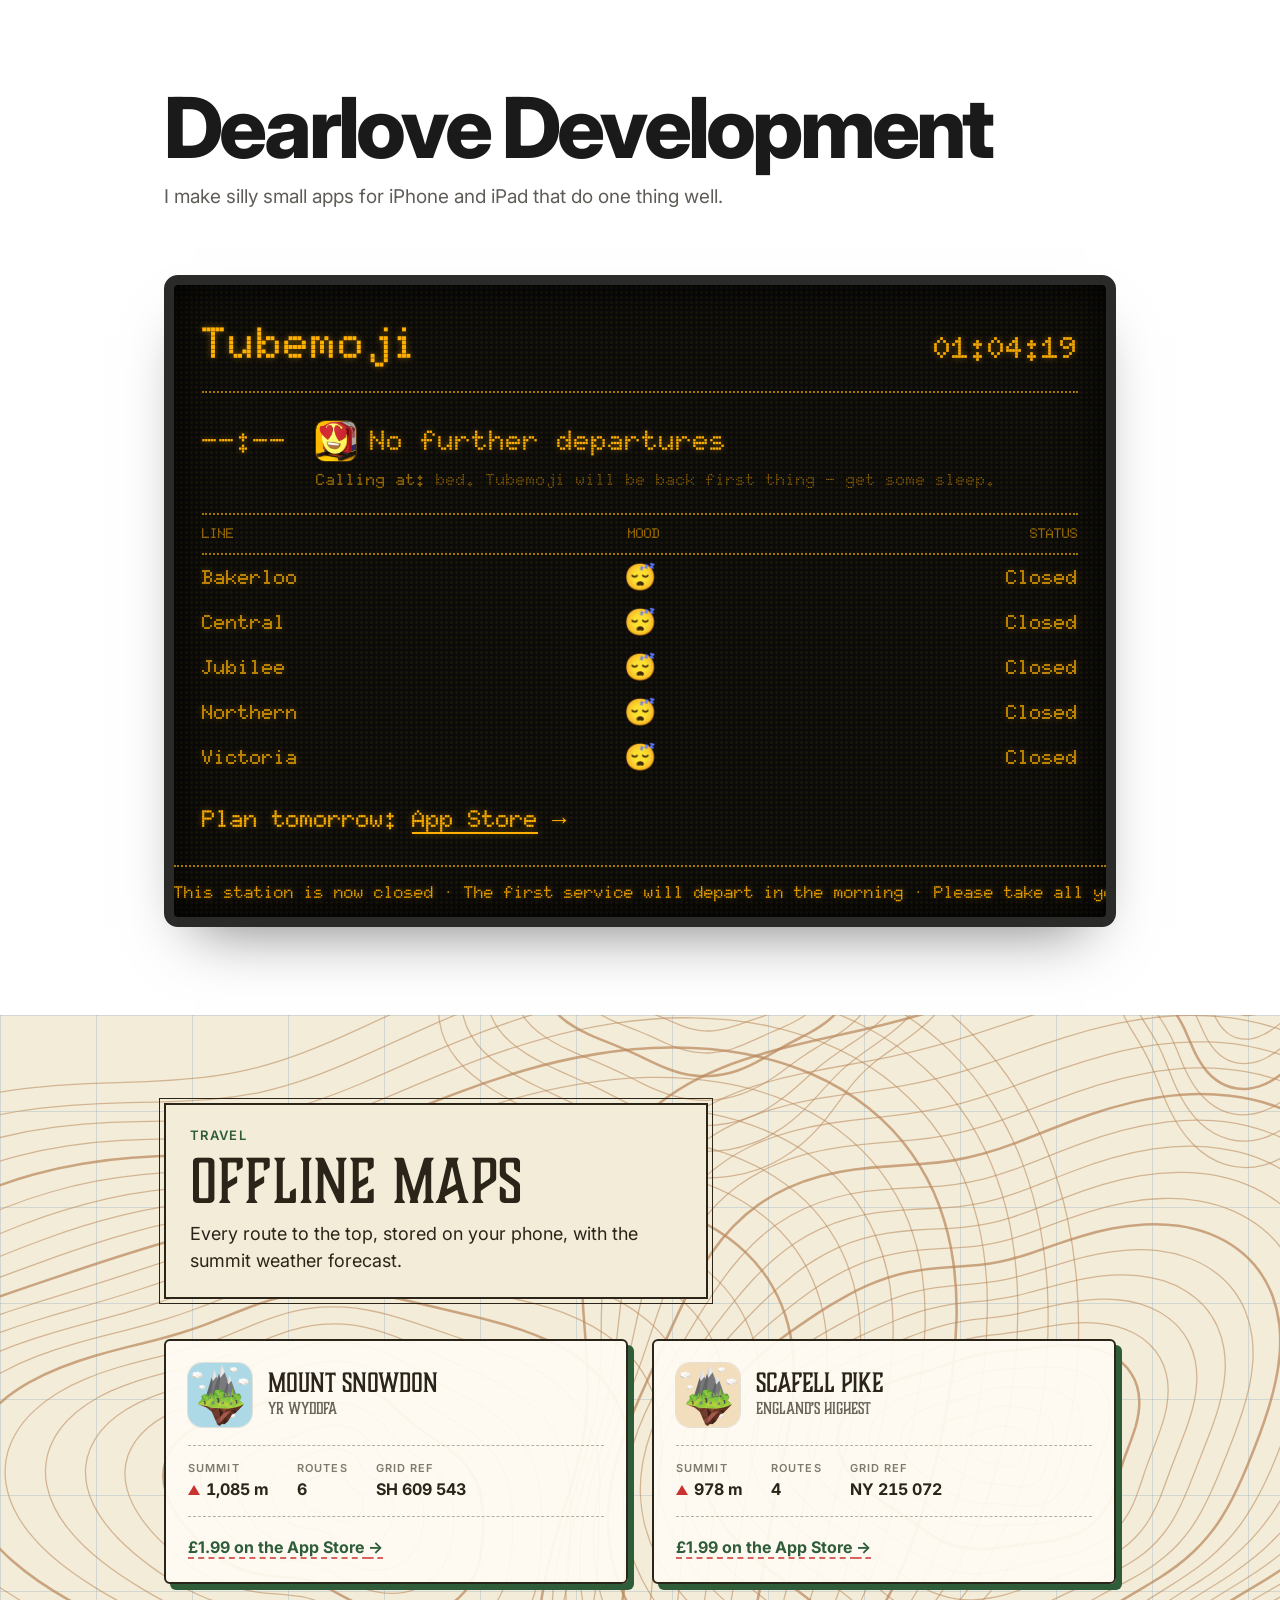
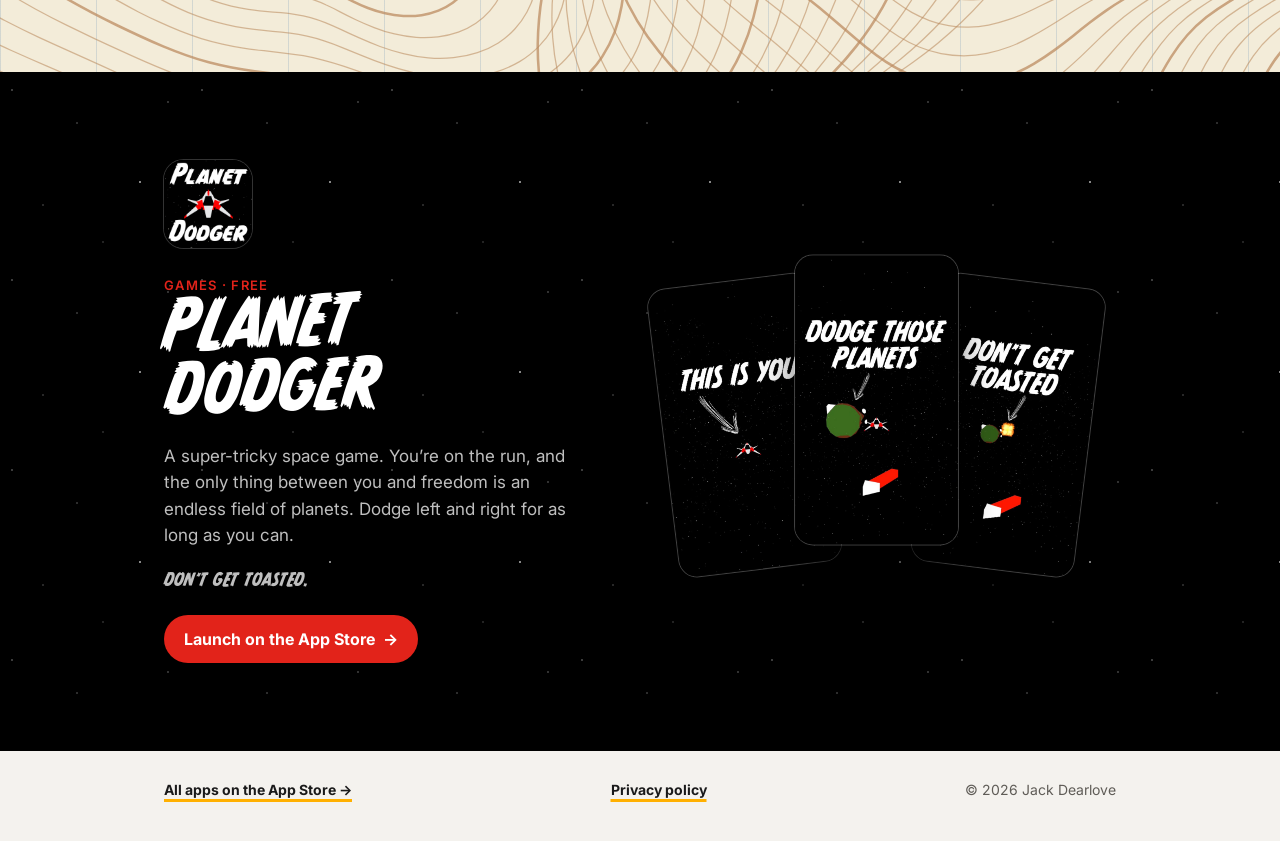
<file: index.html>
<!doctype html>
<html lang="en">
<head>
  <meta charset="utf-8">
  <meta name="viewport" content="width=device-width, initial-scale=1">
  <title>Dearlove Development</title>
  <meta name="description" content="Jack Dearlove makes small, useful iOS apps — from London commuting to mountain maps.">
  <link rel="preconnect" href="https://fonts.googleapis.com">
  <link rel="preconnect" href="https://fonts.gstatic.com" crossorigin>
  <link href="https://fonts.googleapis.com/css2?family=Doto:wght@600;800;900&family=Inter:wght@400;500;600;700;800&display=swap" rel="stylesheet">
  <link rel="stylesheet" href="styles.css">
</head>
<body>
  <header class="masthead">
   <div class="intro wrap">
    <h1>Dearlove Development</h1>
    <p class="lede">I make silly small apps for iPhone and iPad that do one thing well.</p>
   </div>
  </header>

  <main>
    <!-- Tubemoji: a station departure board -->
    <section class="zone zone-tube" aria-labelledby="tube-title">
      <div class="wrap">
        <div class="board">
          <div class="board-top">
            <h2 id="tube-title">Tubemoji</h2>
            <time class="clock" id="clock" aria-hidden="true">--:--:--</time>
          </div>

          <a class="dep" href="https://apps.apple.com/gb/app/tubemoji-london-trains/id1021373871">
            <span class="dep-time" id="dep-time">08:02</span>
            <span class="dep-dest">
              <img src="images/tubemoji.jpg" alt="" width="40" height="40">
              <span data-scramble>London Trains</span>
            </span>
            <span class="dep-fare" data-scramble>Free</span>
            <span class="dep-calling"><b>Calling at:</b> tube status, how busy your station is and a heads-up every morning — all told in emoji.</span>
          </a>

          <div class="status" aria-label="Example line status, not live">
            <div class="status-head" aria-hidden="true"><span>Line</span><span>Mood</span><span>Status</span></div>
            <ul>
              <li><span>Bakerloo</span><span class="emoji">🙂</span><span>Good service</span></li>
              <li><span>Central</span><span class="emoji">🥵</span><span>Minor delays</span></li>
              <li><span>Jubilee</span><span class="emoji">😎</span><span>Good service</span></li>
              <li><span>Northern</span><span class="emoji">🫠</span><span>Severe delays</span></li>
              <li><span>Victoria</span><span class="emoji">😴</span><span>Part closure</span></li>
            </ul>
          </div>

          <a class="board-cta" href="https://apps.apple.com/gb/app/tubemoji-london-trains/id1021373871">
            Now boarding: <span>App Store</span> <span aria-hidden="true">→</span>
          </a>

          <div class="ticker" aria-hidden="true">
            <div class="ticker-track">
              <span>Statuses shown are examples, not live · Please mind the gap · Passengers are reminded that emoji are not a substitute for a timetable · Stand on the right ·&nbsp;</span>
              <span>Statuses shown are examples, not live · Please mind the gap · Passengers are reminded that emoji are not a substitute for a timetable · Stand on the right ·&nbsp;</span>
            </div>
          </div>
        </div>
      </div>
    </section>

    <!-- Mountain maps: contour lines and grid squares -->
    <section class="zone zone-map" aria-labelledby="map-title">
      <svg class="contours" id="contours" viewBox="0 0 1000 700" preserveAspectRatio="xMidYMid slice" aria-hidden="true"></svg>
      <div class="wrap">
        <div class="map-title">
          <p class="kicker">Travel</p>
          <h2 id="map-title">Offline Maps</h2>
          <p class="map-lede">Every route to the top, stored on your phone, with the summit weather forecast.</p>
        </div>

        <div class="peaks">
          <article class="peak">
            <div class="peak-head">
              <img src="images/snowdon.jpg" alt="" width="64" height="64">
              <div>
                <h3 class="peak-name">Mount Snowdon</h3>
                <span class="peak-welsh">Yr Wyddfa</span>
              </div>
            </div>
            <dl class="peak-facts">
              <div><dt>Summit</dt><dd><button class="trig" type="button" data-height="1,085 m" aria-label="Summit marker"></button>1,085 m</dd></div>
              <div><dt>Routes</dt><dd>6</dd></div>
              <div><dt>Grid ref</dt><dd><a class="grid-ref" href="https://www.openstreetmap.org/?mlat=53.06852&amp;mlon=-4.07619#map=15/53.06852/-4.07619" title="See the summit on a map">SH 609 543</a></dd></div>
            </dl>
            <a class="peak-cta" href="https://apps.apple.com/gb/app/mount-snowdon-offline-map/id1512571932">£1.99 on the App Store <span aria-hidden="true">→</span></a>
          </article>

          <article class="peak">
            <div class="peak-head">
              <img src="images/scafell.jpg" alt="" width="64" height="64">
              <div>
                <h3 class="peak-name">Scafell Pike</h3>
                <span class="peak-welsh">England’s highest</span>
              </div>
            </div>
            <dl class="peak-facts">
              <div><dt>Summit</dt><dd><button class="trig" type="button" data-height="978 m" aria-label="Summit marker"></button>978 m</dd></div>
              <div><dt>Routes</dt><dd>4</dd></div>
              <div><dt>Grid ref</dt><dd><a class="grid-ref" href="https://www.openstreetmap.org/?mlat=54.45420&amp;mlon=-3.21170#map=15/54.45420/-3.21170" title="See the summit on a map">NY 215 072</a></dd></div>
            </dl>
            <a class="peak-cta" href="https://apps.apple.com/gb/app/scafell-pike-offline-map/id1550529526">£1.99 on the App Store <span aria-hidden="true">→</span></a>
          </article>
        </div>
      </div>
    </section>
    <!-- Planet Dodger: black starfield, matching the game itself -->
    <section class="zone zone-space" aria-labelledby="space-title">
      <div class="wrap space-grid">
        <div class="space-copy">
          <img class="space-icon" src="images/planet-dodger.jpg" alt="" width="96" height="96">
          <p class="kicker">Games · Free</p>
          <h2 id="space-title">Planet Dodger</h2>
          <p>A super-tricky space game. You’re on the run, and the only thing between you and freedom is an endless field of planets. Dodge left and right for as long as you can.</p>
          <p class="space-tagline">Don’t get toasted.</p>
          <a class="btn btn-space" href="https://apps.apple.com/gb/app/planet-dodger/id1330610959">Launch on the App Store <span aria-hidden="true">→</span></a>
        </div>
        <div class="shots">
          <img src="images/planet-dodger-1.jpg" alt="Planet Dodger screenshot: your ship, labelled “This is you”" width="600" height="1066" loading="lazy">
          <img src="images/planet-dodger-3.jpg" alt="Planet Dodger screenshot: a planet heading for the ship, labelled “Dodge those planets”" width="600" height="1066" loading="lazy">
          <img src="images/planet-dodger-4.jpg" alt="Planet Dodger screenshot: the ship exploding against a planet, labelled “Don’t get toasted”" width="600" height="1066" loading="lazy">
        </div>
      </div>
    </section>

  </main>

  <footer class="footer wrap">
    <a href="https://apps.apple.com/gb/developer/jack-dearlove/id1021373870">All apps on the App Store →</a>
    <a href="privacy.html">Privacy policy</a>
    <span>© <span id="year">2026</span> Jack Dearlove</span>
  </footer>

  <script src="main.js"></script>
</body>
</html>
</file>
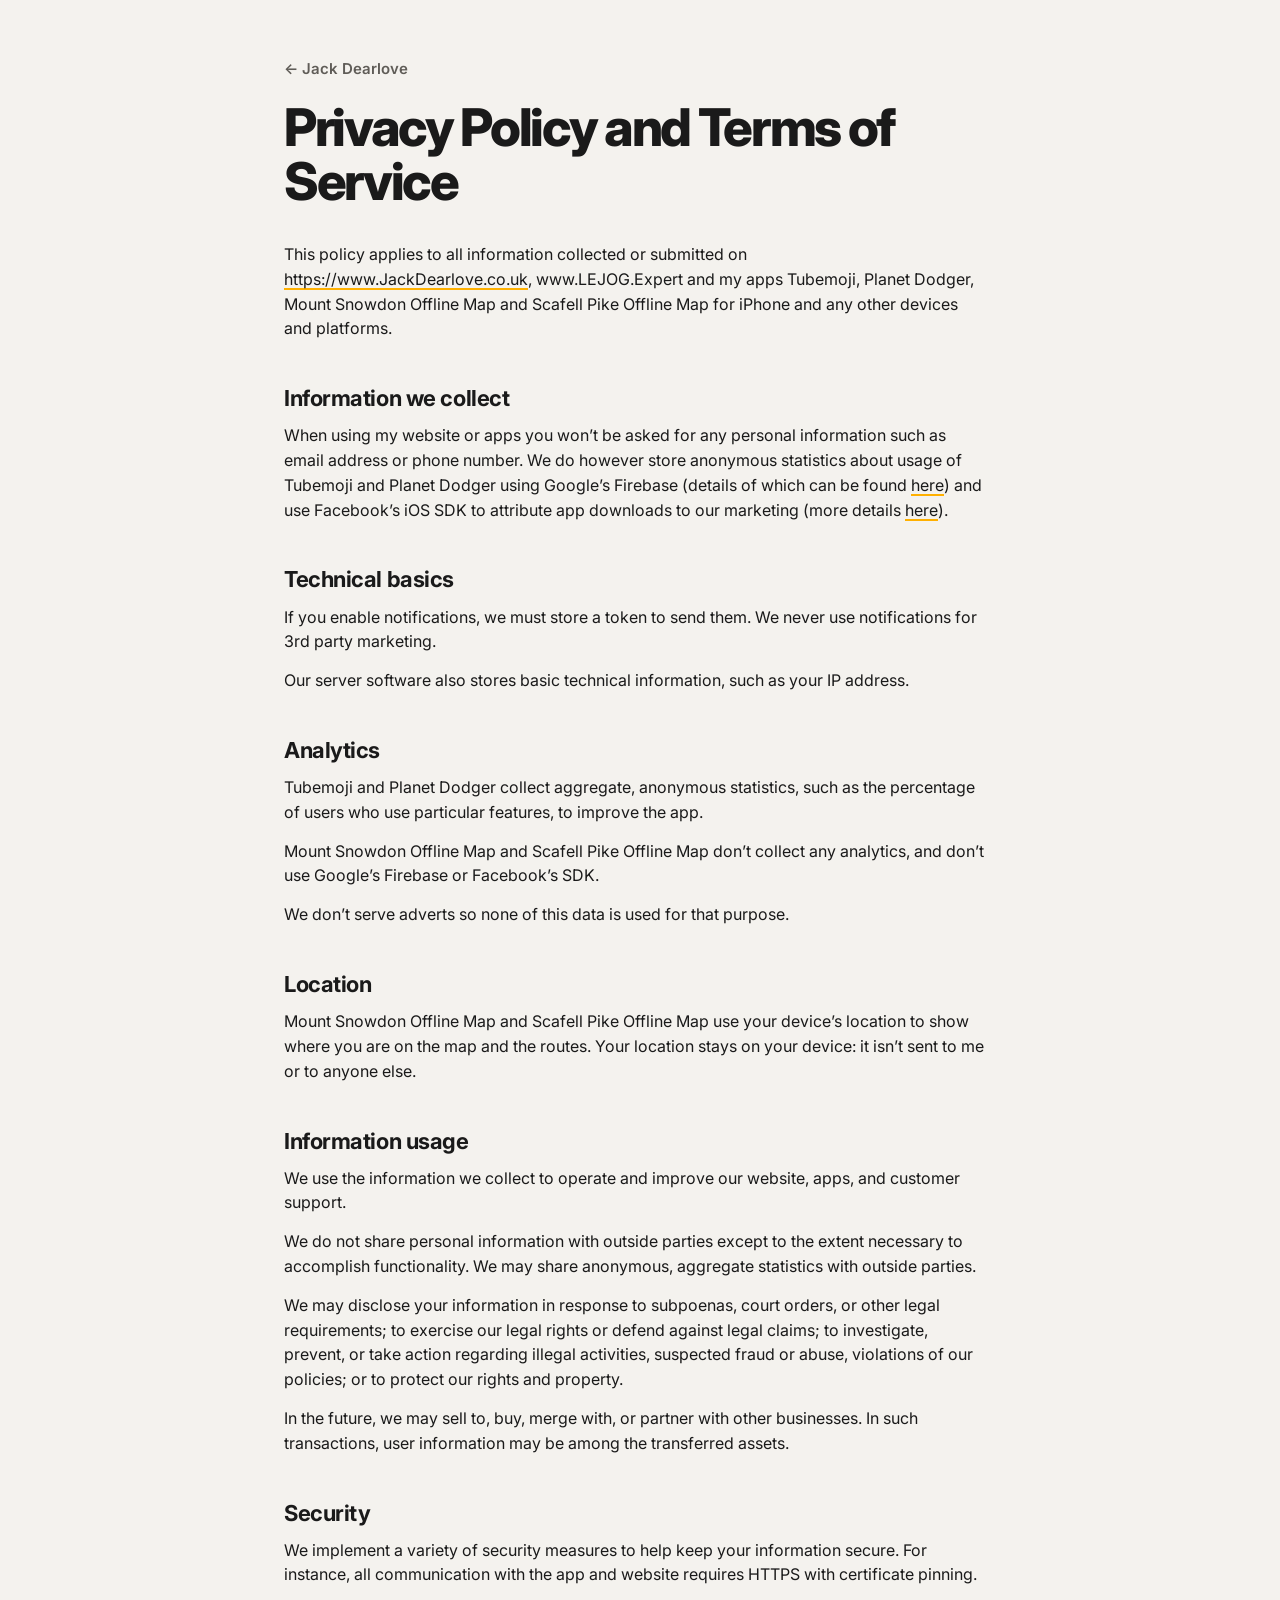
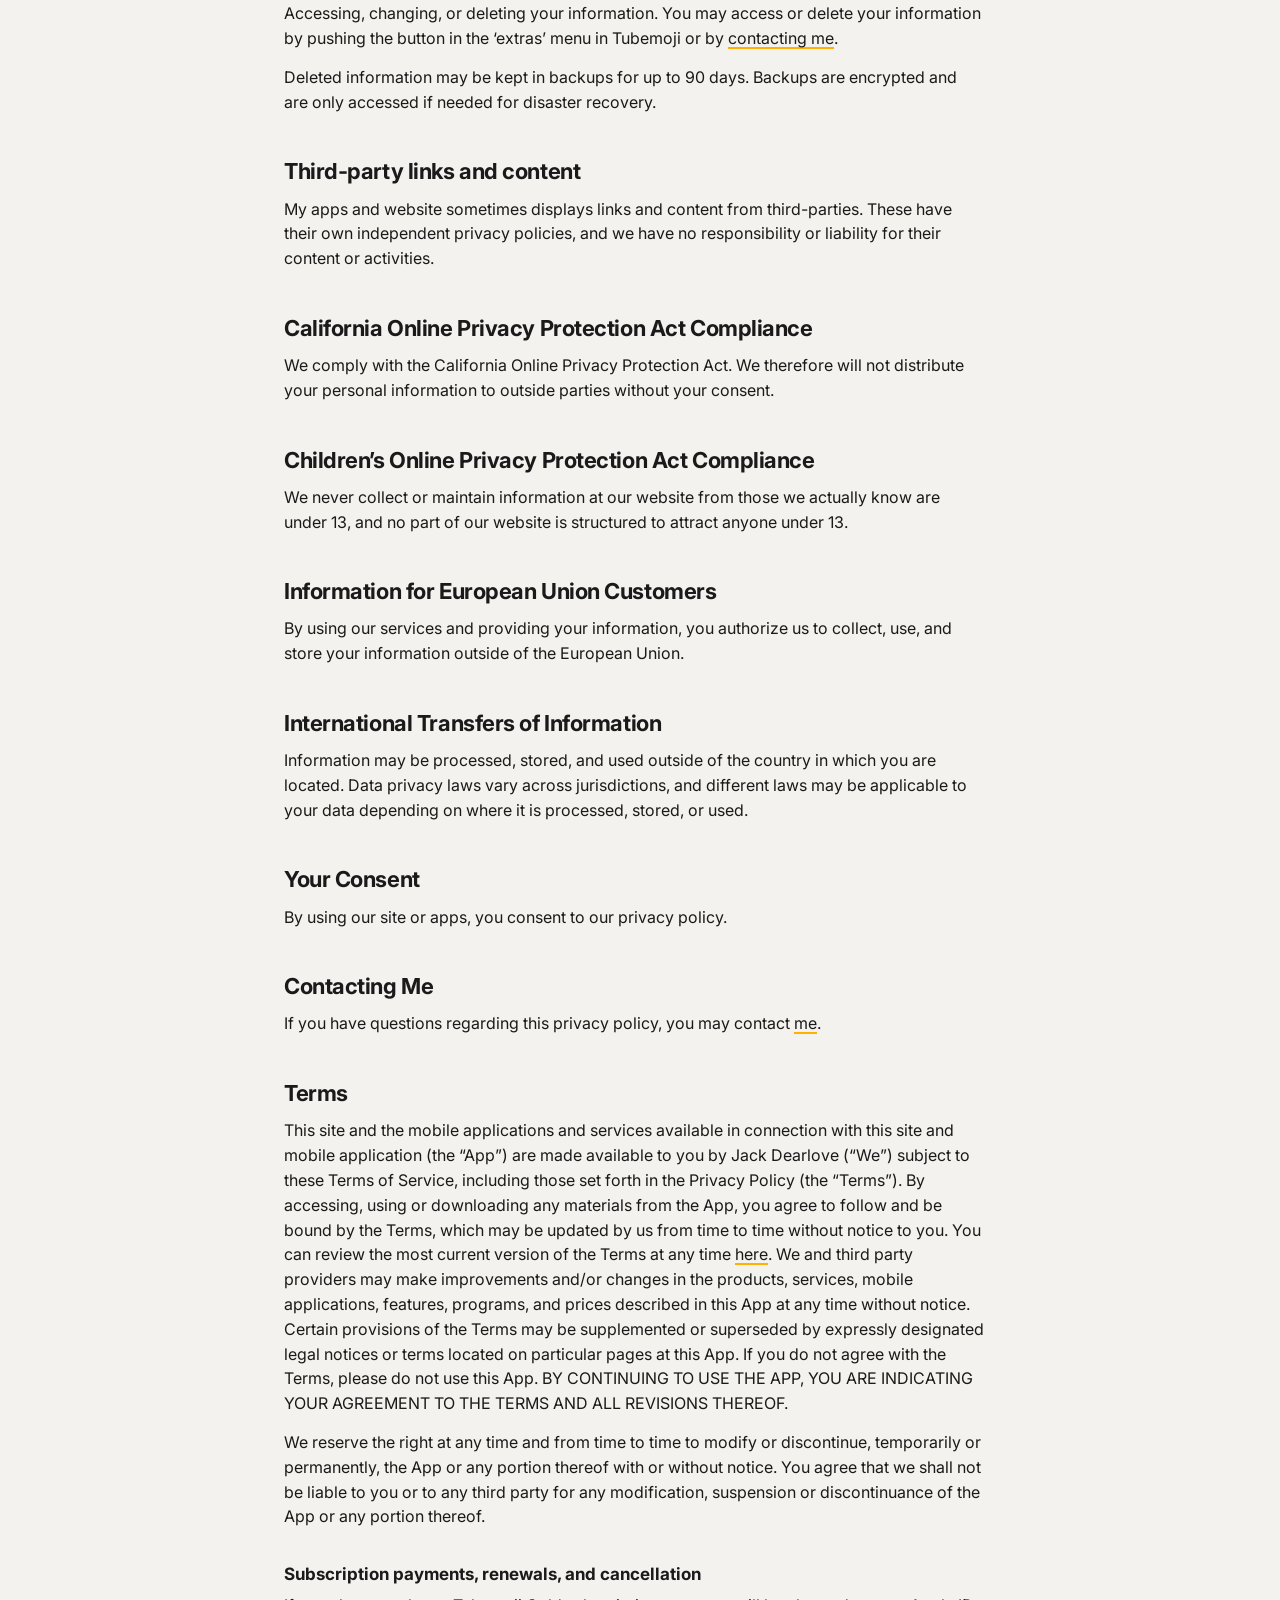
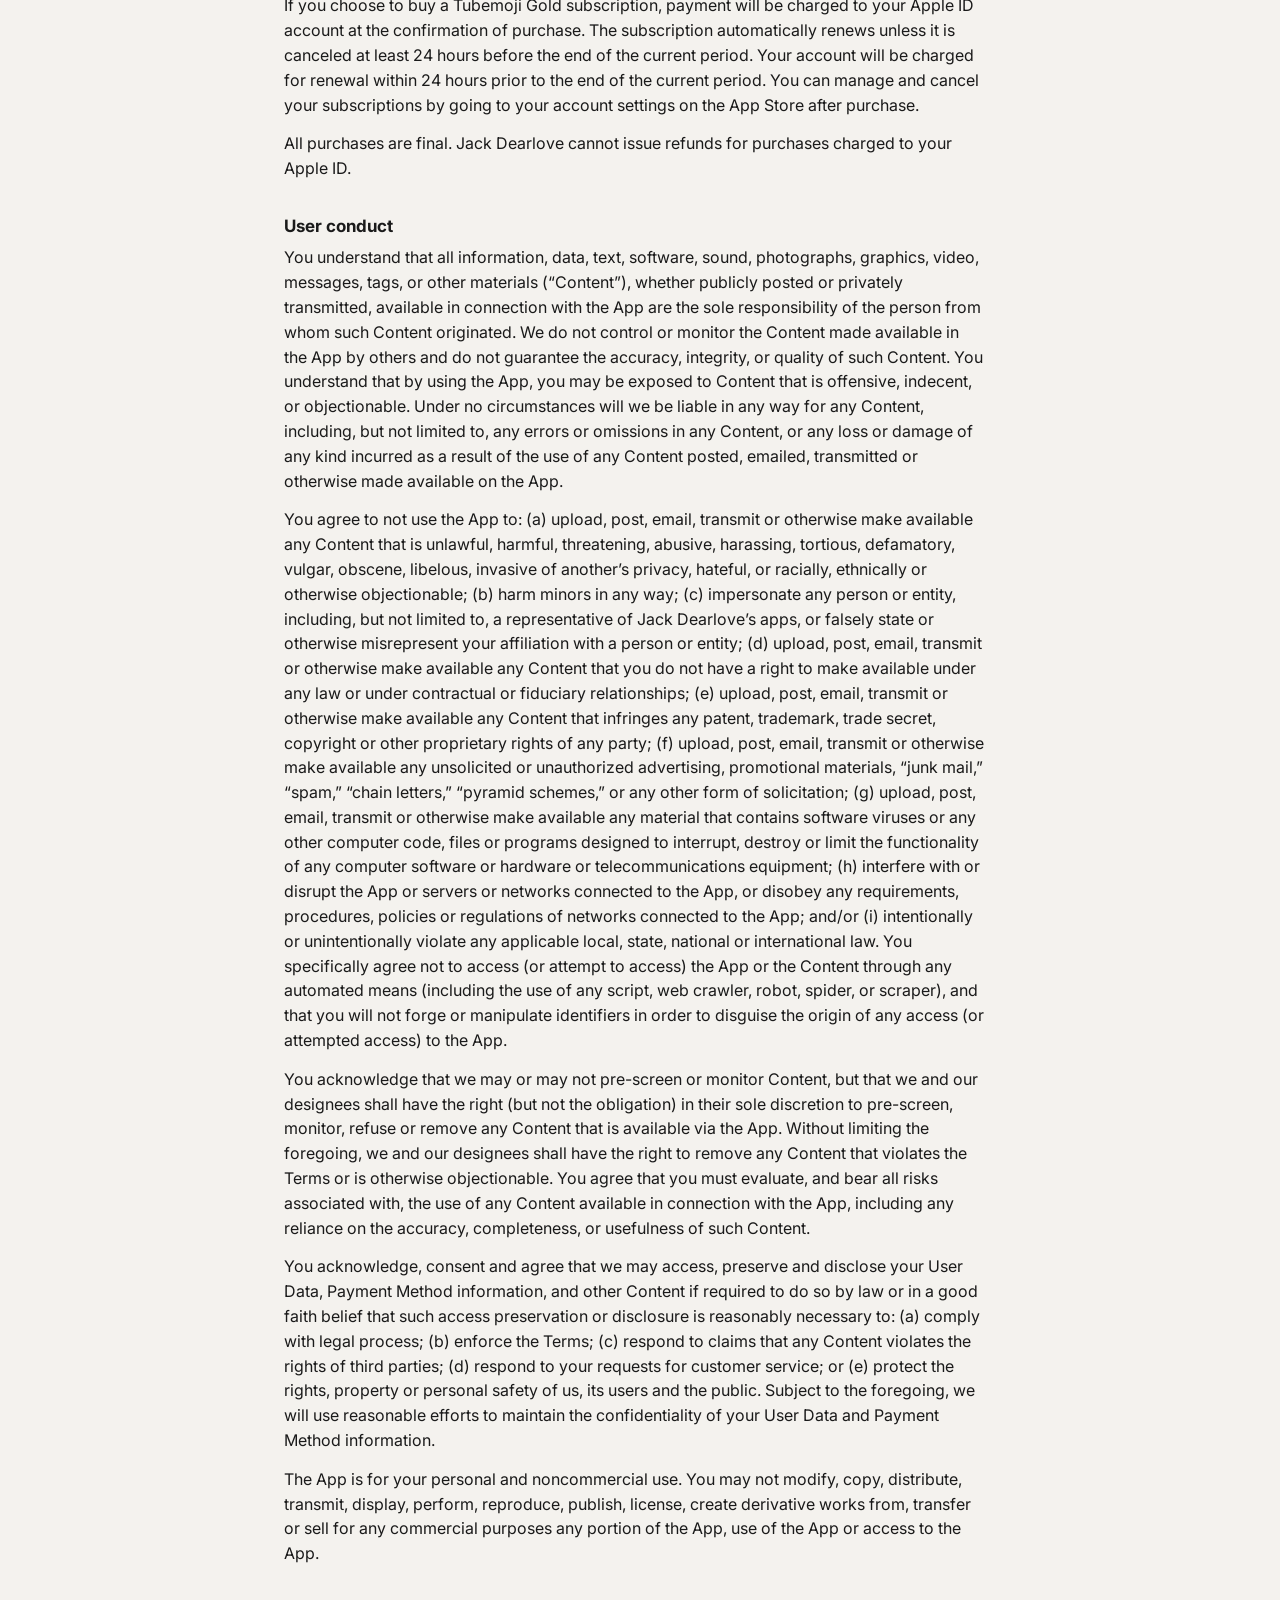
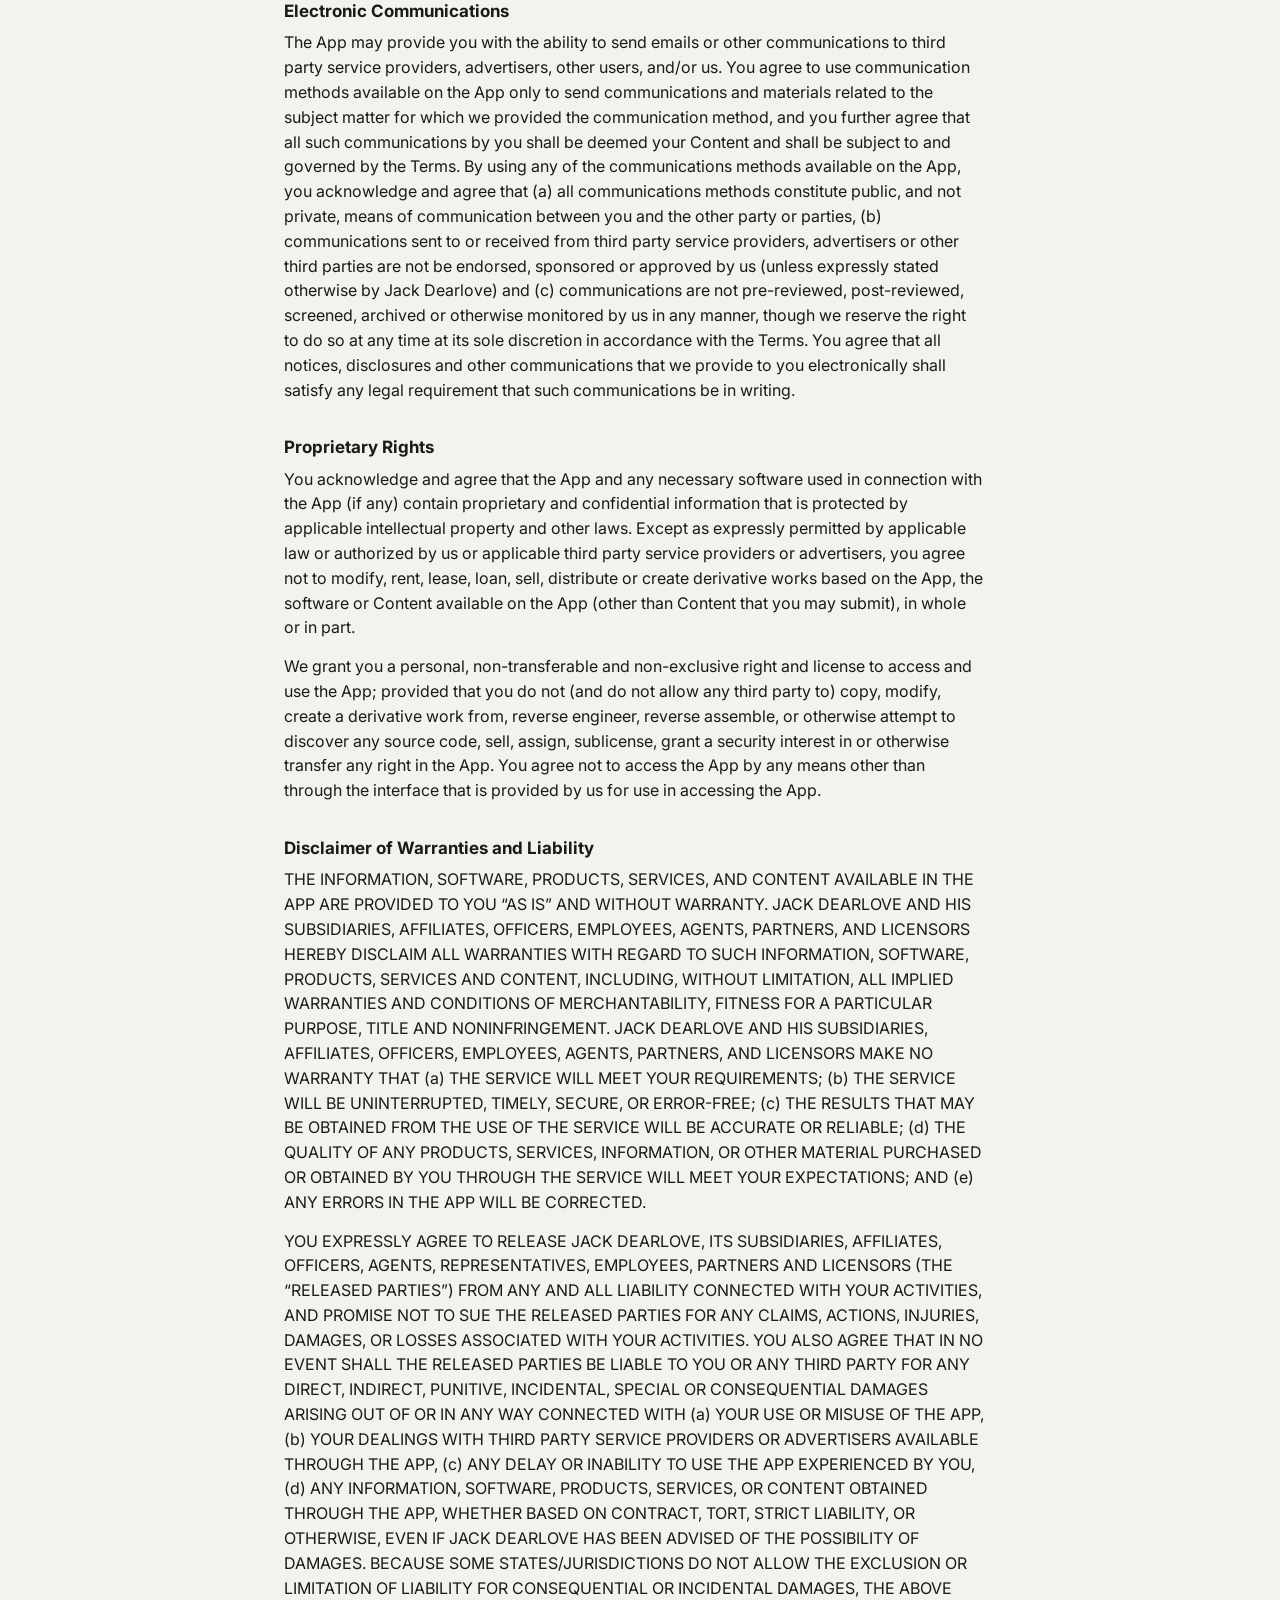
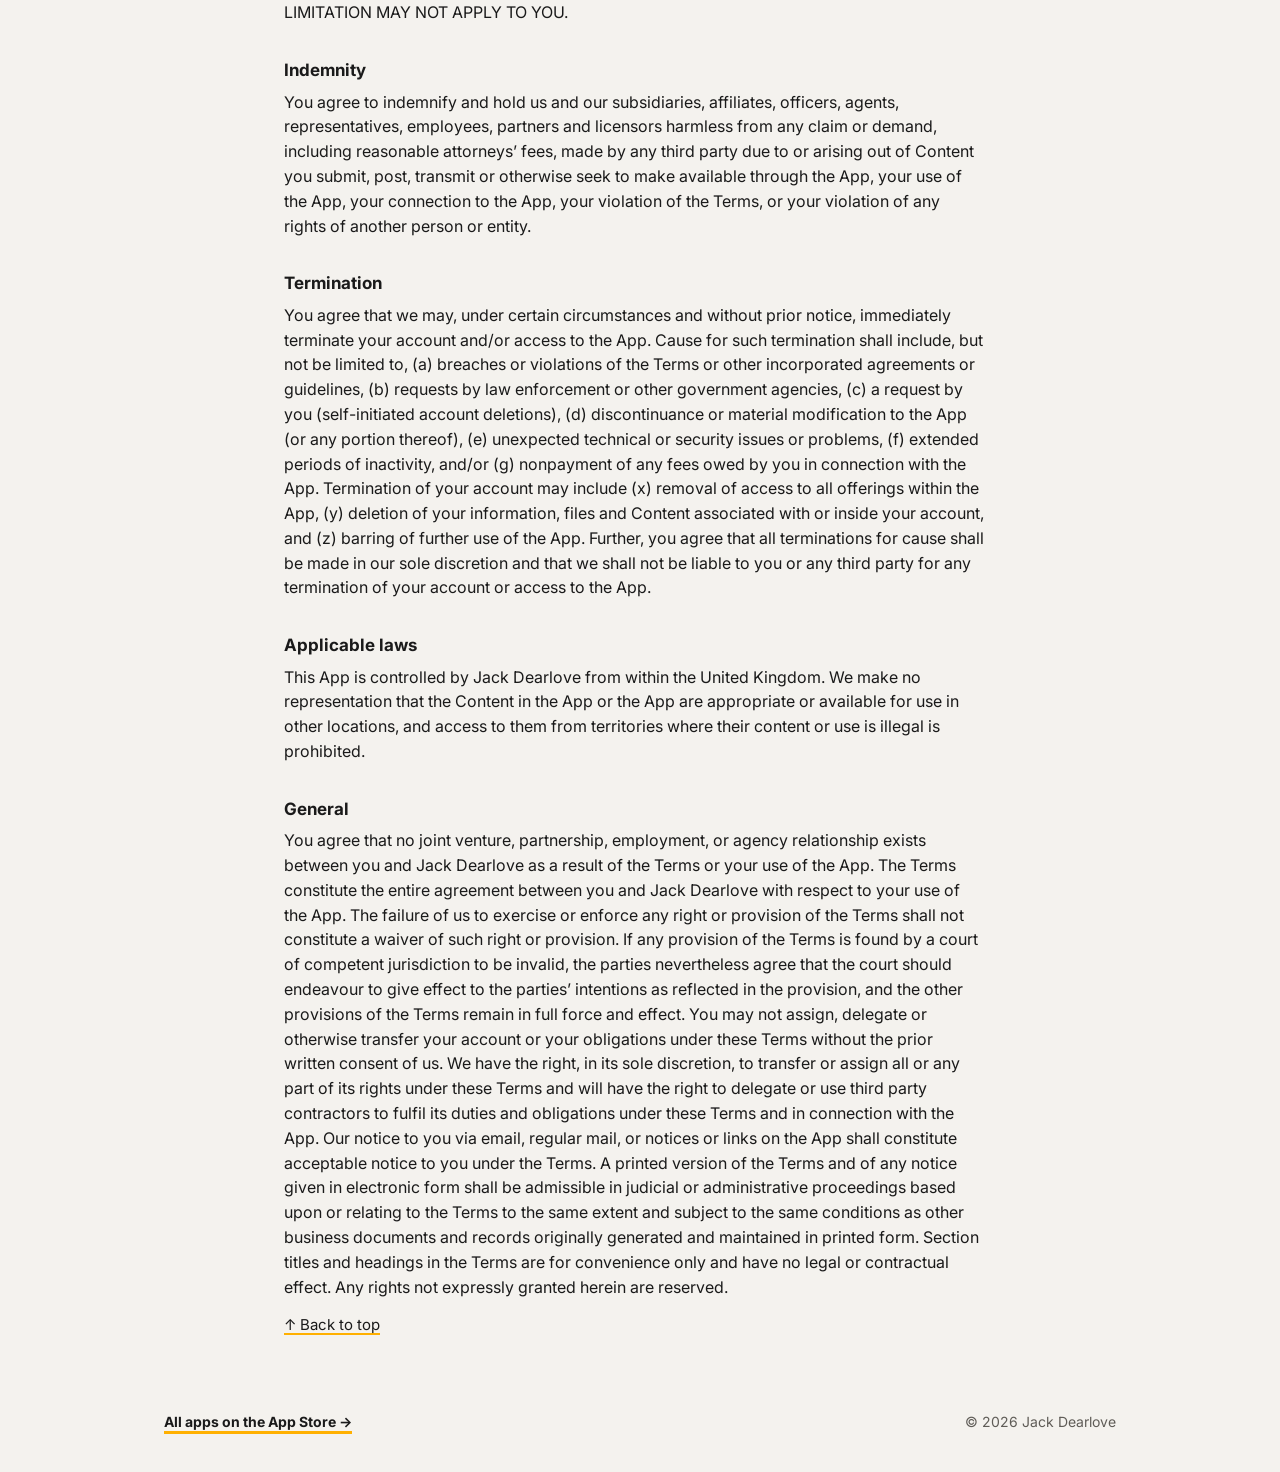
<file: privacy.html>
<!doctype html>
<html lang="en">
<head>
  <meta charset="utf-8">
  <meta name="viewport" content="width=device-width, initial-scale=1">
  <title>Privacy Policy and Terms of Service · Jack Dearlove</title>
  <meta name="description" content="Privacy policy and terms of service for Jack Dearlove's apps: Tubemoji, Planet Dodger, Mount Snowdon Offline Map and Scafell Pike Offline Map.">
  <link rel="preconnect" href="https://fonts.googleapis.com">
  <link rel="preconnect" href="https://fonts.gstatic.com" crossorigin>
  <link href="https://fonts.googleapis.com/css2?family=Inter:wght@400;500;600;700;800&display=swap" rel="stylesheet">
  <link rel="stylesheet" href="styles.css">
</head>
<body>
  <header class="intro wrap legal-head">
    <a class="back" href="./">← Jack Dearlove</a>
    <h1>Privacy Policy and Terms of Service</h1>
  </header>

  <main class="wrap legal">
    <p>This policy applies to all information collected or submitted on <a href="https://www.jackdearlove.co.uk/">https://www.JackDearlove.co.uk</a>, www.LEJOG.Expert and my apps Tubemoji, Planet Dodger, Mount Snowdon Offline Map and Scafell Pike Offline Map for iPhone and any other devices and platforms.</p>

    <h2>Information we collect</h2>
    <p>When using my website or apps you won’t be asked for any personal information such as email address or phone number. We do however store anonymous statistics about usage of Tubemoji and Planet Dodger using Google’s Firebase (details of which can be found <a href="https://firebase.google.com/support/privacy/">here</a>) and use Facebook’s iOS SDK to attribute app downloads to our marketing (more details <a href="https://www.facebook.com/legal/terms">here</a>).</p>

    <h2>Technical basics</h2>
    <p>If you enable notifications, we must store a token to send them. We never use notifications for 3rd party marketing.</p>
    <p>Our server software also stores basic technical information, such as your IP address.</p>

    <h2>Analytics</h2>
    <p>Tubemoji and Planet Dodger collect aggregate, anonymous statistics, such as the percentage of users who use particular features, to improve the app.</p>
    <p>Mount Snowdon Offline Map and Scafell Pike Offline Map don’t collect any analytics, and don’t use Google’s Firebase or Facebook’s SDK.</p>
    <p>We don’t serve adverts so none of this data is used for that purpose.</p>

    <h2>Location</h2>
    <p>Mount Snowdon Offline Map and Scafell Pike Offline Map use your device’s location to show where you are on the map and the routes. Your location stays on your device: it isn’t sent to me or to anyone else.</p>

    <h2>Information usage</h2>
    <p>We use the information we collect to operate and improve our website, apps, and customer support.</p>
    <p>We do not share personal information with outside parties except to the extent necessary to accomplish functionality. We may share anonymous, aggregate statistics with outside parties.</p>
    <p>We may disclose your information in response to subpoenas, court orders, or other legal requirements; to exercise our legal rights or defend against legal claims; to investigate, prevent, or take action regarding illegal activities, suspected fraud or abuse, violations of our policies; or to protect our rights and property.</p>
    <p>In the future, we may sell to, buy, merge with, or partner with other businesses. In such transactions, user information may be among the transferred assets.</p>

    <h2>Security</h2>
    <p>We implement a variety of security measures to help keep your information secure. For instance, all communication with the app and website requires HTTPS with certificate pinning.</p>
    <p>Accessing, changing, or deleting your information. You may access or delete your information by pushing the button in the ‘extras’ menu in Tubemoji or by <a href="https://twitter.com/jackdearlove">contacting me</a>.</p>
    <p>Deleted information may be kept in backups for up to 90 days. Backups are encrypted and are only accessed if needed for disaster recovery.</p>

    <h2>Third-party links and content</h2>
    <p>My apps and website sometimes displays links and content from third-parties. These have their own independent privacy policies, and we have no responsibility or liability for their content or activities.</p>

    <h2>California Online Privacy Protection Act Compliance</h2>
    <p>We comply with the California Online Privacy Protection Act. We therefore will not distribute your personal information to outside parties without your consent.</p>

    <h2>Children’s Online Privacy Protection Act Compliance</h2>
    <p>We never collect or maintain information at our website from those we actually know are under 13, and no part of our website is structured to attract anyone under 13.</p>

    <h2>Information for European Union Customers</h2>
    <p>By using our services and providing your information, you authorize us to collect, use, and store your information outside of the European Union.</p>

    <h2>International Transfers of Information</h2>
    <p>Information may be processed, stored, and used outside of the country in which you are located. Data privacy laws vary across jurisdictions, and different laws may be applicable to your data depending on where it is processed, stored, or used.</p>

    <h2>Your Consent</h2>
    <p>By using our site or apps, you consent to our privacy policy.</p>

    <h2>Contacting Me</h2>
    <p>If you have questions regarding this privacy policy, you may contact <a href="https://twitter.com/JackDearlove">me</a>.</p>

    <h2 id="terms">Terms</h2>
    <p>This site and the mobile applications and services available in connection with this site and mobile application (the “App”) are made available to you by Jack Dearlove (“We”) subject to these Terms of Service, including those set forth in the Privacy Policy (the “Terms”). By accessing, using or downloading any materials from the App, you agree to follow and be bound by the Terms, which may be updated by us from time to time without notice to you. You can review the most current version of the Terms at any time <a href="privacy.html">here</a>. We and third party providers may make improvements and/or changes in the products, services, mobile applications, features, programs, and prices described in this App at any time without notice. Certain provisions of the Terms may be supplemented or superseded by expressly designated legal notices or terms located on particular pages at this App. If you do not agree with the Terms, please do not use this App. BY CONTINUING TO USE THE APP, YOU ARE INDICATING YOUR AGREEMENT TO THE TERMS AND ALL REVISIONS THEREOF.</p>
    <p>We reserve the right at any time and from time to time to modify or discontinue, temporarily or permanently, the App or any portion thereof with or without notice. You agree that we shall not be liable to you or to any third party for any modification, suspension or discontinuance of the App or any portion thereof.</p>

    <h3>Subscription payments, renewals, and cancellation</h3>
    <p>If you choose to buy a Tubemoji Gold subscription, payment will be charged to your Apple ID account at the confirmation of purchase. The subscription automatically renews unless it is canceled at least 24 hours before the end of the current period. Your account will be charged for renewal within 24 hours prior to the end of the current period. You can manage and cancel your subscriptions by going to your account settings on the App Store after purchase.</p>
    <p>All purchases are final. Jack Dearlove cannot issue refunds for purchases charged to your Apple ID.</p>

    <h3>User conduct</h3>
    <p>You understand that all information, data, text, software, sound, photographs, graphics, video, messages, tags, or other materials (“Content”), whether publicly posted or privately transmitted, available in connection with the App are the sole responsibility of the person from whom such Content originated. We do not control or monitor the Content made available in the App by others and do not guarantee the accuracy, integrity, or quality of such Content. You understand that by using the App, you may be exposed to Content that is offensive, indecent, or objectionable. Under no circumstances will we be liable in any way for any Content, including, but not limited to, any errors or omissions in any Content, or any loss or damage of any kind incurred as a result of the use of any Content posted, emailed, transmitted or otherwise made available on the App.</p>
    <p>You agree to not use the App to: (a) upload, post, email, transmit or otherwise make available any Content that is unlawful, harmful, threatening, abusive, harassing, tortious, defamatory, vulgar, obscene, libelous, invasive of another’s privacy, hateful, or racially, ethnically or otherwise objectionable; (b) harm minors in any way; (c) impersonate any person or entity, including, but not limited to, a representative of Jack Dearlove’s apps, or falsely state or otherwise misrepresent your affiliation with a person or entity; (d) upload, post, email, transmit or otherwise make available any Content that you do not have a right to make available under any law or under contractual or fiduciary relationships; (e) upload, post, email, transmit or otherwise make available any Content that infringes any patent, trademark, trade secret, copyright or other proprietary rights of any party; (f) upload, post, email, transmit or otherwise make available any unsolicited or unauthorized advertising, promotional materials, “junk mail,” “spam,” “chain letters,” “pyramid schemes,” or any other form of solicitation; (g) upload, post, email, transmit or otherwise make available any material that contains software viruses or any other computer code, files or programs designed to interrupt, destroy or limit the functionality of any computer software or hardware or telecommunications equipment; (h) interfere with or disrupt the App or servers or networks connected to the App, or disobey any requirements, procedures, policies or regulations of networks connected to the App; and/or (i) intentionally or unintentionally violate any applicable local, state, national or international law. You specifically agree not to access (or attempt to access) the App or the Content through any automated means (including the use of any script, web crawler, robot, spider, or scraper), and that you will not forge or manipulate identifiers in order to disguise the origin of any access (or attempted access) to the App.</p>
    <p>You acknowledge that we may or may not pre-screen or monitor Content, but that we and our designees shall have the right (but not the obligation) in their sole discretion to pre-screen, monitor, refuse or remove any Content that is available via the App. Without limiting the foregoing, we and our designees shall have the right to remove any Content that violates the Terms or is otherwise objectionable. You agree that you must evaluate, and bear all risks associated with, the use of any Content available in connection with the App, including any reliance on the accuracy, completeness, or usefulness of such Content.</p>
    <p>You acknowledge, consent and agree that we may access, preserve and disclose your User Data, Payment Method information, and other Content if required to do so by law or in a good faith belief that such access preservation or disclosure is reasonably necessary to: (a) comply with legal process; (b) enforce the Terms; (c) respond to claims that any Content violates the rights of third parties; (d) respond to your requests for customer service; or (e) protect the rights, property or personal safety of us, its users and the public. Subject to the foregoing, we will use reasonable efforts to maintain the confidentiality of your User Data and Payment Method information.</p>
    <p>The App is for your personal and noncommercial use. You may not modify, copy, distribute, transmit, display, perform, reproduce, publish, license, create derivative works from, transfer or sell for any commercial purposes any portion of the App, use of the App or access to the App.</p>

    <h3>Electronic Communications</h3>
    <p>The App may provide you with the ability to send emails or other communications to third party service providers, advertisers, other users, and/or us. You agree to use communication methods available on the App only to send communications and materials related to the subject matter for which we provided the communication method, and you further agree that all such communications by you shall be deemed your Content and shall be subject to and governed by the Terms. By using any of the communications methods available on the App, you acknowledge and agree that (a) all communications methods constitute public, and not private, means of communication between you and the other party or parties, (b) communications sent to or received from third party service providers, advertisers or other third parties are not be endorsed, sponsored or approved by us (unless expressly stated otherwise by Jack Dearlove) and (c) communications are not pre-reviewed, post-reviewed, screened, archived or otherwise monitored by us in any manner, though we reserve the right to do so at any time at its sole discretion in accordance with the Terms. You agree that all notices, disclosures and other communications that we provide to you electronically shall satisfy any legal requirement that such communications be in writing.</p>

    <h3>Proprietary Rights</h3>
    <p>You acknowledge and agree that the App and any necessary software used in connection with the App (if any) contain proprietary and confidential information that is protected by applicable intellectual property and other laws. Except as expressly permitted by applicable law or authorized by us or applicable third party service providers or advertisers, you agree not to modify, rent, lease, loan, sell, distribute or create derivative works based on the App, the software or Content available on the App (other than Content that you may submit), in whole or in part.</p>
    <p>We grant you a personal, non-transferable and non-exclusive right and license to access and use the App; provided that you do not (and do not allow any third party to) copy, modify, create a derivative work from, reverse engineer, reverse assemble, or otherwise attempt to discover any source code, sell, assign, sublicense, grant a security interest in or otherwise transfer any right in the App. You agree not to access the App by any means other than through the interface that is provided by us for use in accessing the App.</p>

    <h3>Disclaimer of Warranties and Liability</h3>
    <p>THE INFORMATION, SOFTWARE, PRODUCTS, SERVICES, AND CONTENT AVAILABLE IN THE APP ARE PROVIDED TO YOU “AS IS” AND WITHOUT WARRANTY. JACK DEARLOVE AND HIS SUBSIDIARIES, AFFILIATES, OFFICERS, EMPLOYEES, AGENTS, PARTNERS, AND LICENSORS HEREBY DISCLAIM ALL WARRANTIES WITH REGARD TO SUCH INFORMATION, SOFTWARE, PRODUCTS, SERVICES AND CONTENT, INCLUDING, WITHOUT LIMITATION, ALL IMPLIED WARRANTIES AND CONDITIONS OF MERCHANTABILITY, FITNESS FOR A PARTICULAR PURPOSE, TITLE AND NONINFRINGEMENT. JACK DEARLOVE AND HIS SUBSIDIARIES, AFFILIATES, OFFICERS, EMPLOYEES, AGENTS, PARTNERS, AND LICENSORS MAKE NO WARRANTY THAT (a) THE SERVICE WILL MEET YOUR REQUIREMENTS; (b) THE SERVICE WILL BE UNINTERRUPTED, TIMELY, SECURE, OR ERROR-FREE; (c) THE RESULTS THAT MAY BE OBTAINED FROM THE USE OF THE SERVICE WILL BE ACCURATE OR RELIABLE; (d) THE QUALITY OF ANY PRODUCTS, SERVICES, INFORMATION, OR OTHER MATERIAL PURCHASED OR OBTAINED BY YOU THROUGH THE SERVICE WILL MEET YOUR EXPECTATIONS; AND (e) ANY ERRORS IN THE APP WILL BE CORRECTED.</p>
    <p>YOU EXPRESSLY AGREE TO RELEASE JACK DEARLOVE, ITS SUBSIDIARIES, AFFILIATES, OFFICERS, AGENTS, REPRESENTATIVES, EMPLOYEES, PARTNERS AND LICENSORS (THE “RELEASED PARTIES”) FROM ANY AND ALL LIABILITY CONNECTED WITH YOUR ACTIVITIES, AND PROMISE NOT TO SUE THE RELEASED PARTIES FOR ANY CLAIMS, ACTIONS, INJURIES, DAMAGES, OR LOSSES ASSOCIATED WITH YOUR ACTIVITIES. YOU ALSO AGREE THAT IN NO EVENT SHALL THE RELEASED PARTIES BE LIABLE TO YOU OR ANY THIRD PARTY FOR ANY DIRECT, INDIRECT, PUNITIVE, INCIDENTAL, SPECIAL OR CONSEQUENTIAL DAMAGES ARISING OUT OF OR IN ANY WAY CONNECTED WITH (a) YOUR USE OR MISUSE OF THE APP, (b) YOUR DEALINGS WITH THIRD PARTY SERVICE PROVIDERS OR ADVERTISERS AVAILABLE THROUGH THE APP, (c) ANY DELAY OR INABILITY TO USE THE APP EXPERIENCED BY YOU, (d) ANY INFORMATION, SOFTWARE, PRODUCTS, SERVICES, OR CONTENT OBTAINED THROUGH THE APP, WHETHER BASED ON CONTRACT, TORT, STRICT LIABILITY, OR OTHERWISE, EVEN IF JACK DEARLOVE HAS BEEN ADVISED OF THE POSSIBILITY OF DAMAGES. BECAUSE SOME STATES/JURISDICTIONS DO NOT ALLOW THE EXCLUSION OR LIMITATION OF LIABILITY FOR CONSEQUENTIAL OR INCIDENTAL DAMAGES, THE ABOVE LIMITATION MAY NOT APPLY TO YOU.</p>

    <h3>Indemnity</h3>
    <p>You agree to indemnify and hold us and our subsidiaries, affiliates, officers, agents, representatives, employees, partners and licensors harmless from any claim or demand, including reasonable attorneys’ fees, made by any third party due to or arising out of Content you submit, post, transmit or otherwise seek to make available through the App, your use of the App, your connection to the App, your violation of the Terms, or your violation of any rights of another person or entity.</p>

    <h3>Termination</h3>
    <p>You agree that we may, under certain circumstances and without prior notice, immediately terminate your account and/or access to the App. Cause for such termination shall include, but not be limited to, (a) breaches or violations of the Terms or other incorporated agreements or guidelines, (b) requests by law enforcement or other government agencies, (c) a request by you (self-initiated account deletions), (d) discontinuance or material modification to the App (or any portion thereof), (e) unexpected technical or security issues or problems, (f) extended periods of inactivity, and/or (g) nonpayment of any fees owed by you in connection with the App. Termination of your account may include (x) removal of access to all offerings within the App, (y) deletion of your information, files and Content associated with or inside your account, and (z) barring of further use of the App. Further, you agree that all terminations for cause shall be made in our sole discretion and that we shall not be liable to you or any third party for any termination of your account or access to the App.</p>

    <h3>Applicable laws</h3>
    <p>This App is controlled by Jack Dearlove from within the United Kingdom. We make no representation that the Content in the App or the App are appropriate or available for use in other locations, and access to them from territories where their content or use is illegal is prohibited.</p>

    <h3>General</h3>
    <p>You agree that no joint venture, partnership, employment, or agency relationship exists between you and Jack Dearlove as a result of the Terms or your use of the App. The Terms constitute the entire agreement between you and Jack Dearlove with respect to your use of the App. The failure of us to exercise or enforce any right or provision of the Terms shall not constitute a waiver of such right or provision. If any provision of the Terms is found by a court of competent jurisdiction to be invalid, the parties nevertheless agree that the court should endeavour to give effect to the parties’ intentions as reflected in the provision, and the other provisions of the Terms remain in full force and effect. You may not assign, delegate or otherwise transfer your account or your obligations under these Terms without the prior written consent of us. We have the right, in its sole discretion, to transfer or assign all or any part of its rights under these Terms and will have the right to delegate or use third party contractors to fulfil its duties and obligations under these Terms and in connection with the App. Our notice to you via email, regular mail, or notices or links on the App shall constitute acceptable notice to you under the Terms. A printed version of the Terms and of any notice given in electronic form shall be admissible in judicial or administrative proceedings based upon or relating to the Terms to the same extent and subject to the same conditions as other business documents and records originally generated and maintained in printed form. Section titles and headings in the Terms are for convenience only and have no legal or contractual effect. Any rights not expressly granted herein are reserved.</p>

    <p class="back-top"><a href="#top" onclick="window.scrollTo(0,0);return false;">↑ Back to top</a></p>
  </main>

  <footer class="footer wrap">
    <a href="https://apps.apple.com/gb/developer/jack-dearlove/id1021373870">All apps on the App Store →</a>
    <span>© <span id="year">2026</span> Jack Dearlove</span>
  </footer>
  <script>document.getElementById('year').textContent = new Date().getFullYear();</script>
</body>
</html>
</file>
<file: styles.css>
:root {
  --bg: #f4f2ee;
  --text: #1a1a1a;
  --muted: #5f5c57;
  --border: #d9d5ce;

  /* Departure board */
  --board: #0b0b0a;
  --bezel: #2a2a28;
  --amber: #ffb000;
  --amber-dim: #a87400;
  --amber-glow: rgba(255, 176, 0, 0.45);
  --unlit: rgba(255, 176, 0, 0.07);

  /* Space */
  --space-deep: #000;
  --space-text: #fff;
  --space-red: #e2231a;

  /* Map */
  --paper: #f3ecd9;
  --contour: #b9875a;
  --grid: rgba(64, 120, 170, 0.18);
  --forest: #2f5d3a;
  --map-ink: #2b2418;
  --route: #c8322f;
}

@media (prefers-color-scheme: dark) {
  :root {
    --bg: #141413;
    --text: #f2f0eb;
    --muted: #9b978f;
    --border: #2c2b29;
    --bezel: #3a3936;
    --paper: #e9e0c8;
  }
}

/* The font used in the Planet Dodger game itself */
@font-face {
  font-family: "Monster";
  src: url("fonts/monsterfont.otf") format("opentype");
  font-display: swap;
}

/* The font used in the mountain map apps */
@font-face {
  font-family: "Boucherie";
  src: url("fonts/boucherie.otf") format("opentype");
  font-display: swap;
}

* { box-sizing: border-box; }

html { -webkit-text-size-adjust: 100%; }

body {
  margin: 0;
  background: var(--bg);
  color: var(--text);
  font-family: "Inter", -apple-system, BlinkMacSystemFont, "Segoe UI", sans-serif;
  line-height: 1.55;
  -webkit-font-smoothing: antialiased;
}

.wrap {
  max-width: 1000px;
  margin: 0 auto;
  padding-left: 24px;
  padding-right: 24px;
}

.kicker {
  margin: 0 0 6px;
  font-size: 0.8125rem;
  font-weight: 600;
  letter-spacing: 0.1em;
  text-transform: uppercase;
}

/* Intro */

.intro { padding-top: 88px; padding-bottom: 64px; }

.intro h1 {
  margin: 0 0 14px;
  font-size: clamp(2.75rem, 9vw, 5.25rem);
  font-weight: 800;
  letter-spacing: -0.045em;
  line-height: 0.95;
}

.lede {
  margin: 0;
  max-width: 32em;
  font-size: 1.1875rem;
  color: var(--muted);
}

.zone { position: relative; padding: 88px 0; }

/* ---------- Tubemoji: departure board ---------- */

.zone-tube {
  padding-top: 0;
  background: #fff; /* continues the white masthead, in light and dark mode */
}

.board {
  padding: 24px 28px 0;
  background-color: var(--board);
  /* Grid of unlit LEDs behind the text */
  background-image: radial-gradient(circle, var(--unlit) 1px, transparent 1.6px);
  background-size: 5px 5px;
  border: 10px solid var(--bezel);
  border-radius: 14px;
  box-shadow: inset 0 0 40px rgba(0, 0, 0, 0.9), 0 30px 60px -30px rgba(0, 0, 0, 0.55);
  color: var(--amber);
  font-family: "Doto", ui-monospace, monospace;
  font-weight: 800;
  text-shadow: 0 0 6px var(--amber-glow);
  overflow: hidden;
}

.board-top {
  display: flex;
  justify-content: space-between;
  align-items: baseline;
  gap: 16px;
  padding-bottom: 14px;
  border-bottom: 2px dotted var(--amber-dim);
}

.board-top h2 {
  margin: 0;
  font-size: clamp(1.75rem, 5vw, 2.75rem);
  font-weight: 900;
  letter-spacing: 0.03em;
}

.clock {
  font-size: clamp(1.25rem, 3.5vw, 1.875rem);
  font-weight: 900;
  font-variant-numeric: tabular-nums;
}

.dep {
  display: grid;
  grid-template-columns: 5.5ch 1fr auto;
  column-gap: 20px;
  row-gap: 6px;
  align-items: center;
  margin: 12px -12px 4px;
  padding: 14px 12px;
  border-radius: 4px;
  color: inherit;
  text-decoration: none;
  font-size: clamp(1.25rem, 3vw, 1.75rem);
}

.dep:hover,
.dep:focus-visible,
.board-cta:hover,
.board-cta:focus-visible {
  background: var(--amber);
  color: var(--board);
  text-shadow: none;
  outline: none;
}

.dep-dest { display: flex; align-items: center; gap: 14px; min-width: 0; }

.dep-dest img {
  width: 40px;
  height: 40px;
  flex-shrink: 0;
  border-radius: 22.37%; /* iOS icon corner ratio */
  box-shadow: 0 0 0 1px rgba(255, 176, 0, 0.25);
}

.dep-calling {
  grid-column: 2 / -1;
  font-size: 1rem;
  font-weight: 600;
  line-height: 1.4;
  color: var(--amber-dim);
  text-shadow: none;
}

.dep:hover .dep-calling,
.dep:focus-visible .dep-calling { color: inherit; }

.dep-calling b { font-weight: 900; }

.status { padding: 4px 0 8px; }

.status-head,
.status li {
  display: grid;
  grid-template-columns: 1fr 3ch 1fr;
  column-gap: 20px;
  align-items: center;
}

.status-head {
  padding: 8px 0;
  border-top: 2px dotted var(--amber-dim);
  border-bottom: 2px dotted var(--amber-dim);
  color: var(--amber-dim);
  font-size: 0.875rem;
  font-weight: 900;
  text-transform: uppercase;
  text-shadow: none;
}

.status-head span:nth-child(2),
.status li .emoji { text-align: center; }

.status-head span:last-child,
.status li span:last-child { text-align: right; }

.status ul { list-style: none; margin: 0; padding: 0; }

.status li { padding: 7px 0; font-size: clamp(1rem, 2.4vw, 1.25rem); }

.status .emoji { font-size: 1.3em; text-shadow: none; line-height: 1; }

.board-cta {
  display: block;
  margin: 0 -12px 16px;
  padding: 12px;
  border-radius: 4px;
  color: inherit;
  text-decoration: none;
  font-size: clamp(1.125rem, 2.6vw, 1.5rem);
  font-weight: 900;
}

.board-cta span:first-child { text-decoration: underline; text-underline-offset: 5px; }

.ticker {
  margin: 0 -28px;
  padding: 12px 0;
  border-top: 2px dotted var(--amber-dim);
  overflow: hidden;
  white-space: nowrap;
  font-size: 1.0625rem;
}

.ticker-track { display: inline-flex; animation: ticker 40s linear infinite; }

@keyframes ticker {
  from { transform: translateX(0); }
  to { transform: translateX(-50%); }
}

/* ---------- Planet Dodger: space ---------- */

.zone-space {
  color: var(--space-text);
  background-color: var(--space-deep);
  /* Two layers of scattered stars, like the game's own backdrop */
  background-image:
    radial-gradient(1px 1px at 12px 18px, #fffc, transparent),
    radial-gradient(1px 1px at 77px 51px, #fff9, transparent),
    radial-gradient(1.5px 1.5px at 140px 110px, #fff, transparent),
    radial-gradient(1px 1px at 43px 133px, #fff8, transparent),
    radial-gradient(1px 1px at 168px 30px, #fffa, transparent),
    radial-gradient(1px 1px at 103px 170px, #fff7, transparent);
  background-size: 190px 190px;
  overflow: hidden;
}

.space-grid {
  display: grid;
  grid-template-columns: 1fr 1.15fr;
  gap: 56px;
  align-items: center;
}

.space-icon {
  width: 88px;
  height: 88px;
  margin-bottom: 20px;
  border-radius: 22.37%;
  box-shadow: 0 0 0 1px rgba(255, 255, 255, 0.2);
}

.zone-space .kicker { color: var(--space-red); }

.zone-space h2,
.space-tagline {
  font-family: "Monster", "Impact", sans-serif;
  font-weight: 400;
  text-transform: uppercase;
}

.zone-space h2 {
  margin: 0 0 14px;
  font-size: clamp(2.5rem, 7vw, 4rem);
  line-height: 1;
  transform: rotate(-2deg);
  transform-origin: left;
}

.space-copy p:not(.kicker) {
  margin: 0 0 20px;
  max-width: 28em;
  color: rgba(255, 255, 255, 0.75);
  font-size: 1.0625rem;
}

.space-copy .space-tagline {
  margin-bottom: 28px;
  color: var(--space-text);
  font-size: 1.5rem;
}

.btn {
  display: inline-flex;
  align-items: center;
  gap: 8px;
  padding: 12px 20px;
  border-radius: 999px;
  font-weight: 700;
  text-decoration: none;
  transition: transform 0.2s ease, box-shadow 0.2s ease;
}

.btn-space {
  background: var(--space-red);
  color: #fff;
}

.btn-space:hover,
.btn-space:focus-visible {
  transform: translateY(-2px);
  box-shadow: 0 0 0 3px #fff;
  outline: none;
}

/* Screenshots fanned out like cards */
.shots {
  position: relative;
  display: flex;
  justify-content: center;
}

.shots img {
  width: 34%;
  height: auto;
  border-radius: 18px;
  box-shadow: 0 0 0 1px rgba(255, 255, 255, 0.25), 0 24px 48px -12px rgba(0, 0, 0, 0.9);
  transition: transform 0.3s ease;
}

.shots img:nth-child(1) { transform: rotate(-7deg) translate(18%, 6%); }
.shots img:nth-child(2) { position: relative; z-index: 1; transform: translateY(-4%); }
.shots img:nth-child(3) { transform: rotate(7deg) translate(-18%, 6%); }

.shots:hover img:nth-child(1) { transform: rotate(-10deg) translate(4%, 6%); }
.shots:hover img:nth-child(3) { transform: rotate(10deg) translate(-4%, 6%); }

/* ---------- Mountain maps: contours and grid ---------- */

.zone-map {
  color: var(--map-ink);
  background-color: var(--paper);
  /* Kilometre grid squares */
  background-image:
    linear-gradient(var(--grid) 1px, transparent 1px),
    linear-gradient(90deg, var(--grid) 1px, transparent 1px);
  background-size: 96px 96px;
  overflow: hidden;
}

.contours {
  position: absolute;
  inset: 0;
  width: 100%;
  height: 100%;
  pointer-events: none;
}

.contours path { fill: none; stroke: var(--contour); stroke-width: 1; opacity: 0.55; }
.contours path.index { stroke-width: 2; opacity: 0.7; }

.zone-map .wrap { position: relative; }

.zone-map .kicker { color: var(--forest); }

/* Title box, like the panel on a printed map, so contours don't run behind the text */
.map-title {
  display: inline-block;
  max-width: 34em;
  margin-bottom: 40px;
  padding: 20px 24px 22px;
  background: var(--paper);
  border: 2px solid var(--map-ink);
  outline: 1px solid var(--map-ink);
  outline-offset: 4px;
}

.zone-map h2 {
  margin: 0 0 8px;
  font-family: "Boucherie", Georgia, serif;
  font-size: clamp(2.5rem, 7vw, 3.75rem);
  font-weight: 400;
  letter-spacing: 0.02em;
  line-height: 1;
  color: var(--map-ink);
}

.map-lede {
  margin: 0;
  font-size: 1.125rem;
  color: var(--map-ink);
}

.peaks {
  display: grid;
  grid-template-columns: repeat(2, 1fr);
  gap: 24px;
}

.peak {
  position: relative;
  display: flex;
  flex-direction: column;
  gap: 18px;
  padding: 22px;
  background: rgba(255, 252, 243, 0.92);
  border: 2px solid var(--map-ink);
  border-radius: 6px;
  box-shadow: 6px 6px 0 var(--forest);
  transition: transform 0.2s ease, box-shadow 0.2s ease;
}

.peak:hover,
.peak:focus-within {
  transform: translate(-3px, -3px);
  box-shadow: 9px 9px 0 var(--forest);
}

.peak-head { display: flex; align-items: center; gap: 16px; }

.peak-head img {
  width: 64px;
  height: 64px;
  flex-shrink: 0;
  border-radius: 22.37%;
  box-shadow: 0 0 0 1px rgba(0, 0, 0, 0.1);
}

.peak-name {
  display: block;
  margin: 0;
  font-family: "Boucherie", Georgia, serif;
  font-size: 1.625rem;
  font-weight: 400;
  line-height: 1.1;
}

.peak-welsh {
  display: block;
  font-family: "Boucherie", Georgia, serif;
  font-weight: 400;
  color: rgba(43, 36, 24, 0.7);
}

.peak-facts {
  display: grid;
  grid-template-columns: repeat(3, auto);
  justify-content: start;
  gap: 8px 28px;
  margin: 0;
  padding: 14px 0;
  border-top: 1px dashed rgba(43, 36, 24, 0.35);
  border-bottom: 1px dashed rgba(43, 36, 24, 0.35);
}

.peak-facts > div { position: relative; }

.peak-facts dt {
  font-size: 0.6875rem;
  font-weight: 600;
  letter-spacing: 0.1em;
  text-transform: uppercase;
  color: rgba(43, 36, 24, 0.6);
}

.peak-facts dd {
  display: flex;
  align-items: center;
  gap: 6px;
  margin: 0;
  font-weight: 700;
  font-variant-numeric: tabular-nums;
}

/* Triangulation pillar symbol (secretly a button: see main.js) */
.trig {
  position: relative;
  z-index: 1;
  width: 0;
  height: 0;
  padding: 0;
  background: none;
  border: 0;
  border-left: 6px solid transparent;
  border-right: 6px solid transparent;
  border-bottom: 10px solid var(--route);
  cursor: pointer;
}

/* Bigger invisible hit area around the little triangle */
.trig::before {
  content: "";
  position: absolute;
  inset: -10px -16px -10px -16px;
}

.trig:focus-visible { outline: 2px solid var(--map-ink); outline-offset: 6px; }

.summit-flag {
  position: absolute;
  z-index: 2;
  left: -8px;
  bottom: calc(100% + 10px);
  padding: 6px 10px;
  background: var(--map-ink);
  color: var(--paper);
  border-radius: 4px;
  font-size: 0.8125rem;
  font-weight: 600;
  white-space: nowrap;
  animation: flag-up 0.35s cubic-bezier(.2, .8, .3, 1.4);
}

.summit-flag::after {
  content: "";
  position: absolute;
  left: 12px;
  top: 100%;
  border: 6px solid transparent;
  border-top-color: var(--map-ink);
}

@keyframes flag-up {
  from { opacity: 0; transform: translateY(8px) scale(0.9); }
}

.grid-ref {
  position: relative;
  z-index: 1;
  color: inherit;
  text-decoration: none;
}

.grid-ref:hover,
.grid-ref:focus-visible {
  text-decoration: underline;
  text-decoration-color: var(--route);
  text-underline-offset: 3px;
}

.peak-cta {
  margin-top: auto;
  font-weight: 700;
  color: var(--forest);
  text-decoration: underline;
  text-decoration-style: dashed;
  text-decoration-color: var(--route);
  text-underline-offset: 5px;
}

/* The whole card clicks through to the App Store */
.peak-cta::after {
  content: "";
  position: absolute;
  inset: 0;
}

.peak-cta:focus-visible { outline: none; }

/* Footer */

.footer {
  display: flex;
  flex-wrap: wrap;
  justify-content: space-between;
  gap: 12px;
  padding-top: 28px;
  padding-bottom: 40px;
  font-size: 0.875rem;
  color: var(--muted);
}

.footer a {
  color: var(--text);
  font-weight: 700;
  text-decoration: underline;
  text-decoration-color: var(--amber);
  text-decoration-thickness: 3px;
  text-underline-offset: 4px;
}

.footer a:hover { text-decoration-color: currentColor; }

/* ---------- Easter egg: Konami code fly-by ---------- */

.egg-layer {
  position: fixed;
  inset: 0;
  z-index: 100;
  overflow: hidden;
  pointer-events: none;
  background-color: rgba(0, 0, 0, 0.96);
  background-image:
    radial-gradient(1px 1px at 12px 18px, #fffc, transparent),
    radial-gradient(1px 1px at 77px 51px, #fff9, transparent),
    radial-gradient(1.5px 1.5px at 140px 110px, #fff, transparent),
    radial-gradient(1px 1px at 43px 133px, #fff8, transparent);
  background-size: 190px 190px;
  opacity: 0;
  transition: opacity 0.4s ease;
}

.egg-layer.is-on { opacity: 1; }

/* Sprites are cut from screenshots on black, so feather the edges */
.egg-sprite {
  position: absolute;
  top: 0;
  left: 0;
  height: auto;
  -webkit-mask-image: radial-gradient(closest-side, #000 72%, transparent);
  mask-image: radial-gradient(closest-side, #000 72%, transparent);
  will-change: transform;
}

.egg-boom { animation: egg-boom 0.6s ease-out both; }

@keyframes egg-boom {
  from { transform: scale(0.2); opacity: 0; }
  40% { opacity: 1; }
  to { transform: scale(1.3); }
}

.egg-text {
  position: absolute;
  inset: 0;
  display: grid;
  place-items: center;
  padding: 16px;
  font-family: "Monster", "Impact", sans-serif;
  font-size: clamp(2.5rem, 10vw, 6rem);
  color: #fff;
  text-align: center;
  text-transform: uppercase;
  transform: rotate(-3deg);
  animation: egg-text 0.5s 0.2s cubic-bezier(.2, .8, .3, 1.5) both;
}

@keyframes egg-text {
  from { transform: rotate(-3deg) scale(0.4); opacity: 0; }
}

@media (max-width: 760px) {
  .wrap { padding-left: 16px; padding-right: 16px; }
  .intro { padding-top: 48px; padding-bottom: 40px; }
  .lede { font-size: 1.0625rem; }
  .zone { padding: 64px 0; }
  .zone-tube { padding-top: 0; }

  .board { padding: 16px 14px 0; border-width: 6px; }
  .dep { grid-template-columns: 5.5ch 1fr auto; column-gap: 10px; margin: 8px -6px 4px; padding: 12px 6px; font-size: 1.125rem; }
  .dep-dest { gap: 8px; }
  .dep-dest img { width: 28px; height: 28px; }
  .dep-calling { grid-column: 1 / -1; font-size: 0.875rem; }
  .status-head, .status li { column-gap: 10px; }
  .status li { font-size: 0.9375rem; }
  .board-cta { margin: 0 -6px 12px; padding: 10px 6px; }
  .ticker { margin: 0 -14px; font-size: 0.9375rem; }

  .space-grid { grid-template-columns: 1fr; gap: 32px; }

  .peaks { grid-template-columns: 1fr; gap: 20px; }
  .peak { padding: 18px; }
  .peak-facts { gap: 8px 20px; }
}

@media (prefers-reduced-motion: reduce) {
  .ticker-track { animation: none; }
  .btn, .peak { transition: none; }
}

/* ---------- Legal pages ---------- */

.legal-head { max-width: 760px; padding-top: 56px; padding-bottom: 8px; }

.legal-head h1 {
  margin: 20px 0 0;
  font-size: clamp(2rem, 6vw, 3.25rem);
  line-height: 1.05;
}

.back {
  color: var(--muted);
  font-size: 0.9375rem;
  font-weight: 600;
  text-decoration: none;
}

.back:hover { color: var(--text); text-decoration: underline; }

.legal { max-width: 760px; padding-top: 24px; padding-bottom: 32px; }

.legal h2 {
  margin: 40px 0 8px;
  font-size: 1.375rem;
  font-weight: 700;
  letter-spacing: -0.02em;
}

.legal h3 {
  margin: 32px 0 6px;
  font-size: 1.0625rem;
  font-weight: 700;
}

.legal p { margin: 0 0 14px; max-width: 70ch; }

.legal a {
  color: var(--text);
  text-decoration: underline;
  text-decoration-color: var(--amber);
  text-decoration-thickness: 2px;
  text-underline-offset: 3px;
}

.legal a:hover { text-decoration-color: currentColor; }

.back-top { margin-top: 40px; font-size: 0.9375rem; }

/* Homepage masthead: always white, in light and dark mode */
.masthead {
  background: #fff;
  color: #1a1a1a;
}

.masthead .lede { color: #5f5c57; }
</file>
